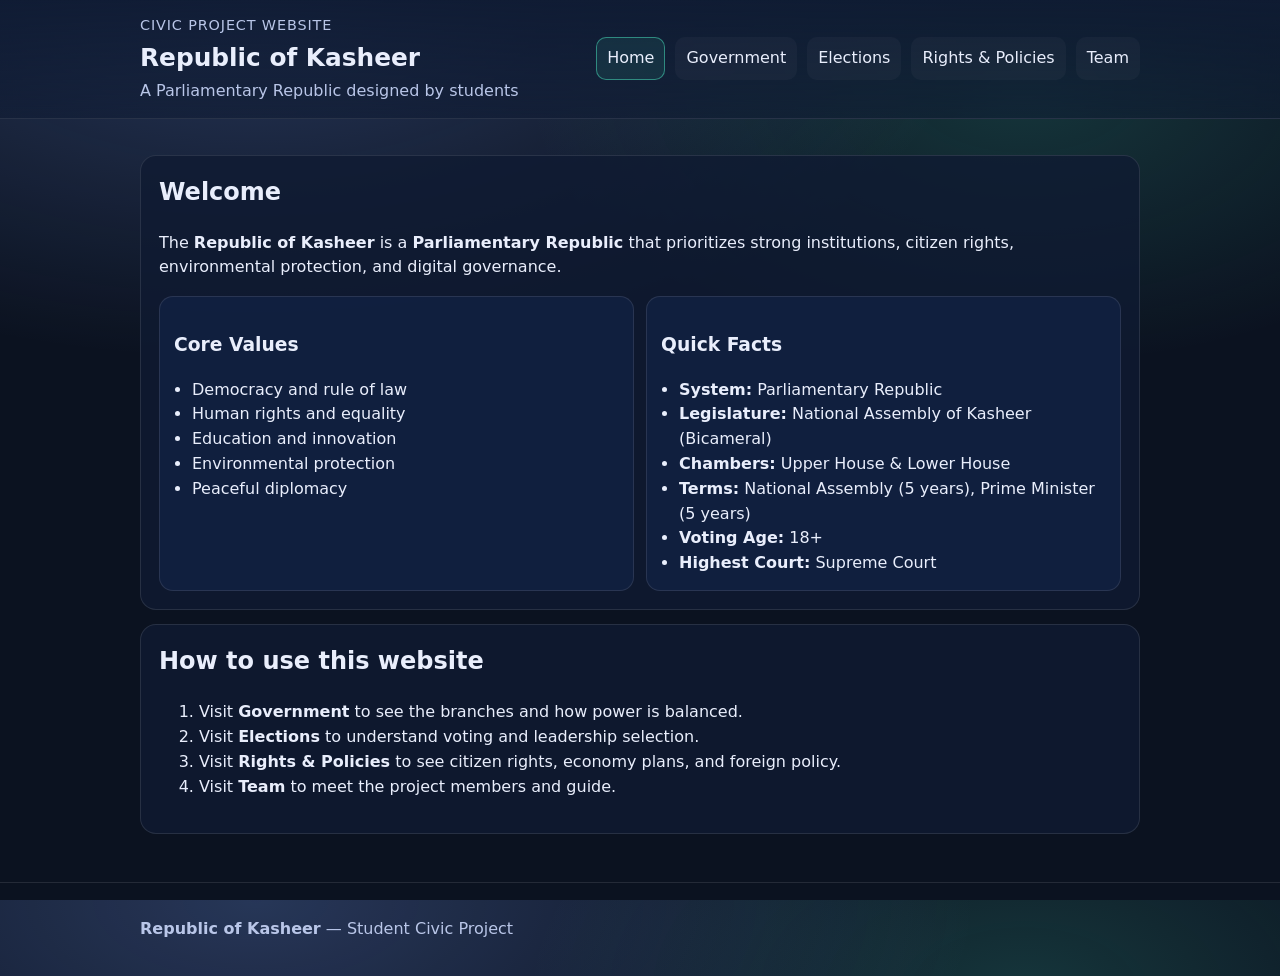
<file: index.html>
<!doctype html>
<html lang="en">
<head>
  <meta charset="utf-8" />
  <meta name="viewport" content="width=device-width, initial-scale=1" />
  <title>Republic of Kasheer</title>
  <link rel="stylesheet" href="styles.css" />
</head>
<body>
  <header class="site-header">
    <div class="container header-row">
      <div>
        <div class="kicker">Civic Project Website</div>
        <h1 class="site-title">Republic of Kasheer</h1>
        <p class="subtitle">A Parliamentary Republic designed by students</p>
      </div>
      <nav class="nav">
        <a class="active" href="index.html">Home</a>
        <a href="government.html">Government</a>
        <a href="elections.html">Elections</a>
        <a href="rights-policies.html">Rights & Policies</a>
        <a href="team.html">Team</a>
      </nav>
    </div>
  </header>

  <main class="container">
    <section class="card">
      <h2>Welcome</h2>
      <p>
        The <strong>Republic of Kasheer</strong> is a <strong>Parliamentary Republic</strong> that prioritizes
        strong institutions, citizen rights, environmental protection, and digital governance.
      </p>
      <div class="grid">
        <div class="panel">
          <h3>Core Values</h3>
          <ul class="clean">
            <li>Democracy and rule of law</li>
            <li>Human rights and equality</li>
            <li>Education and innovation</li>
            <li>Environmental protection</li>
            <li>Peaceful diplomacy</li>
          </ul>
        </div>
        <div class="panel">
          <h3>Quick Facts</h3>
          <ul class="clean">
            <li><strong>System:</strong> Parliamentary Republic</li>
            <li><strong>Legislature:</strong> National Assembly of Kasheer (Bicameral)</li>
            <li><strong>Chambers:</strong> Upper House & Lower House</li>
            <li><strong>Terms:</strong> National Assembly (5 years), Prime Minister (5 years)</li>
            <li><strong>Voting Age:</strong> 18+</li>
            <li><strong>Highest Court:</strong> Supreme Court</li>
          </ul>
        </div>
      </div>
    </section>

    <section class="card">
      <h2>How to use this website</h2>
      <ol>
        <li>Visit <strong>Government</strong> to see the branches and how power is balanced.</li>
        <li>Visit <strong>Elections</strong> to understand voting and leadership selection.</li>
        <li>Visit <strong>Rights & Policies</strong> to see citizen rights, economy plans, and foreign policy.</li>
        <li>Visit <strong>Team</strong> to meet the project members and guide.</li>
      </ol>
    </section>
  </main>

  <footer class="site-footer">
    <div class="container">
      <p><strong>Republic of Kasheer</strong> — Student Civic Project</p>
    </div>
  </footer>
</body>
</html>
</file>
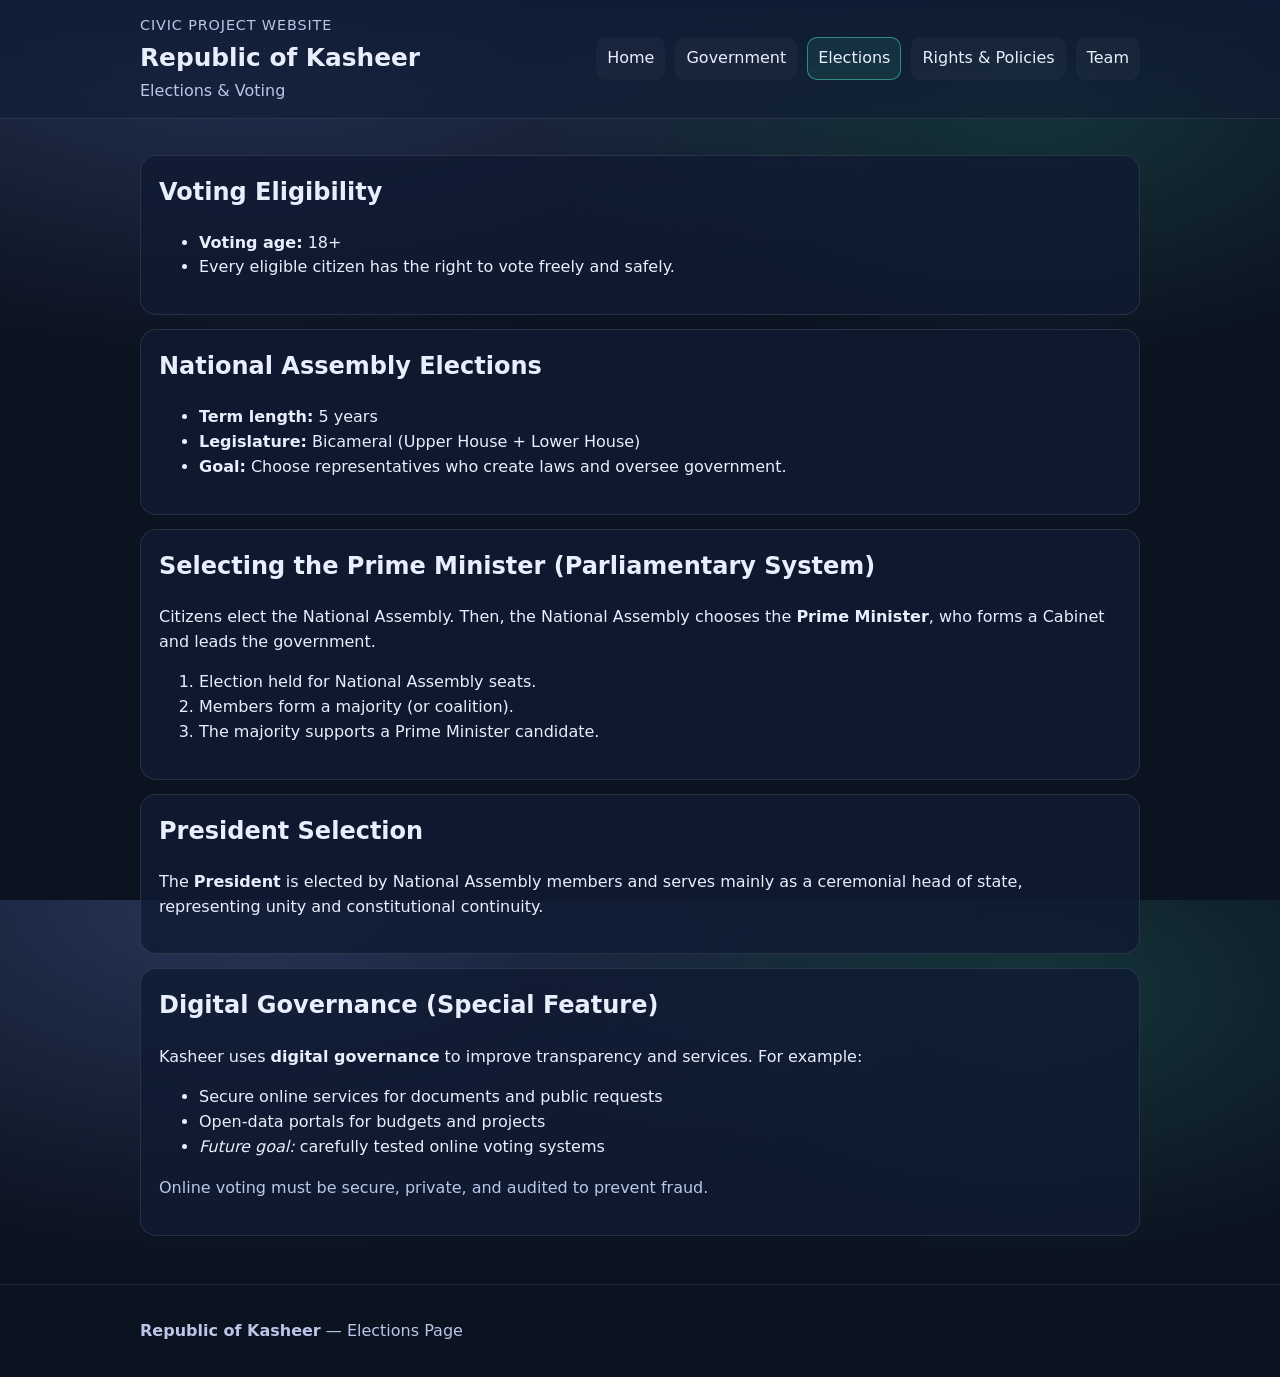
<file: elections.html>
<!doctype html>
<html lang="en">
<head>
  <meta charset="utf-8" />
  <meta name="viewport" content="width=device-width, initial-scale=1" />
  <title>Elections | Republic of Kasheer</title>
  <link rel="stylesheet" href="styles.css" />
</head>
<body>
  <header class="site-header">
    <div class="container header-row">
      <div>
        <div class="kicker">Civic Project Website</div>
        <h1 class="site-title">Republic of Kasheer</h1>
        <p class="subtitle">Elections & Voting</p>
      </div>
      <nav class="nav">
        <a href="index.html">Home</a>
        <a href="government.html">Government</a>
        <a class="active" href="elections.html">Elections</a>
        <a href="rights-policies.html">Rights & Policies</a>
        <a href="team.html">Team</a>
      </nav>
    </div>
  </header>

  <main class="container">
    <section class="card">
      <h2>Voting Eligibility</h2>
      <ul>
        <li><strong>Voting age:</strong> 18+</li>
        <li>Every eligible citizen has the right to vote freely and safely.</li>
      </ul>
    </section>

    <section class="card">
      <h2>National Assembly Elections</h2>
      <ul>
        <li><strong>Term length:</strong> 5 years</li>
        <li><strong>Legislature:</strong> Bicameral (Upper House + Lower House)</li>
        <li><strong>Goal:</strong> Choose representatives who create laws and oversee government.</li>
      </ul>
    </section>

    <section class="card">
      <h2>Selecting the Prime Minister (Parliamentary System)</h2>
      <p>
        Citizens elect the National Assembly. Then, the National Assembly chooses the <strong>Prime Minister</strong>,
        who forms a Cabinet and leads the government.
      </p>
      <ol>
        <li>Election held for National Assembly seats.</li>
        <li>Members form a majority (or coalition).</li>
        <li>The majority supports a Prime Minister candidate.</li>
      </ol>
    </section>

    <section class="card">
      <h2>President Selection</h2>
      <p>
        The <strong>President</strong> is elected by National Assembly members and serves mainly as a ceremonial head of state,
        representing unity and constitutional continuity.
      </p>
    </section>

    <section class="card">
      <h2>Digital Governance (Special Feature)</h2>
      <p>
        Kasheer uses <strong>digital governance</strong> to improve transparency and services. For example:
      </p>
      <ul>
        <li>Secure online services for documents and public requests</li>
        <li>Open-data portals for budgets and projects</li>
        <li><em>Future goal:</em> carefully tested online voting systems</li>
      </ul>
      <p class="note">
        Online voting must be secure, private, and audited to prevent fraud.
      </p>
    </section>
  </main>

  <footer class="site-footer">
    <div class="container">
      <p><strong>Republic of Kasheer</strong> — Elections Page</p>
    </div>
  </footer>
</body>
</html>
</file>
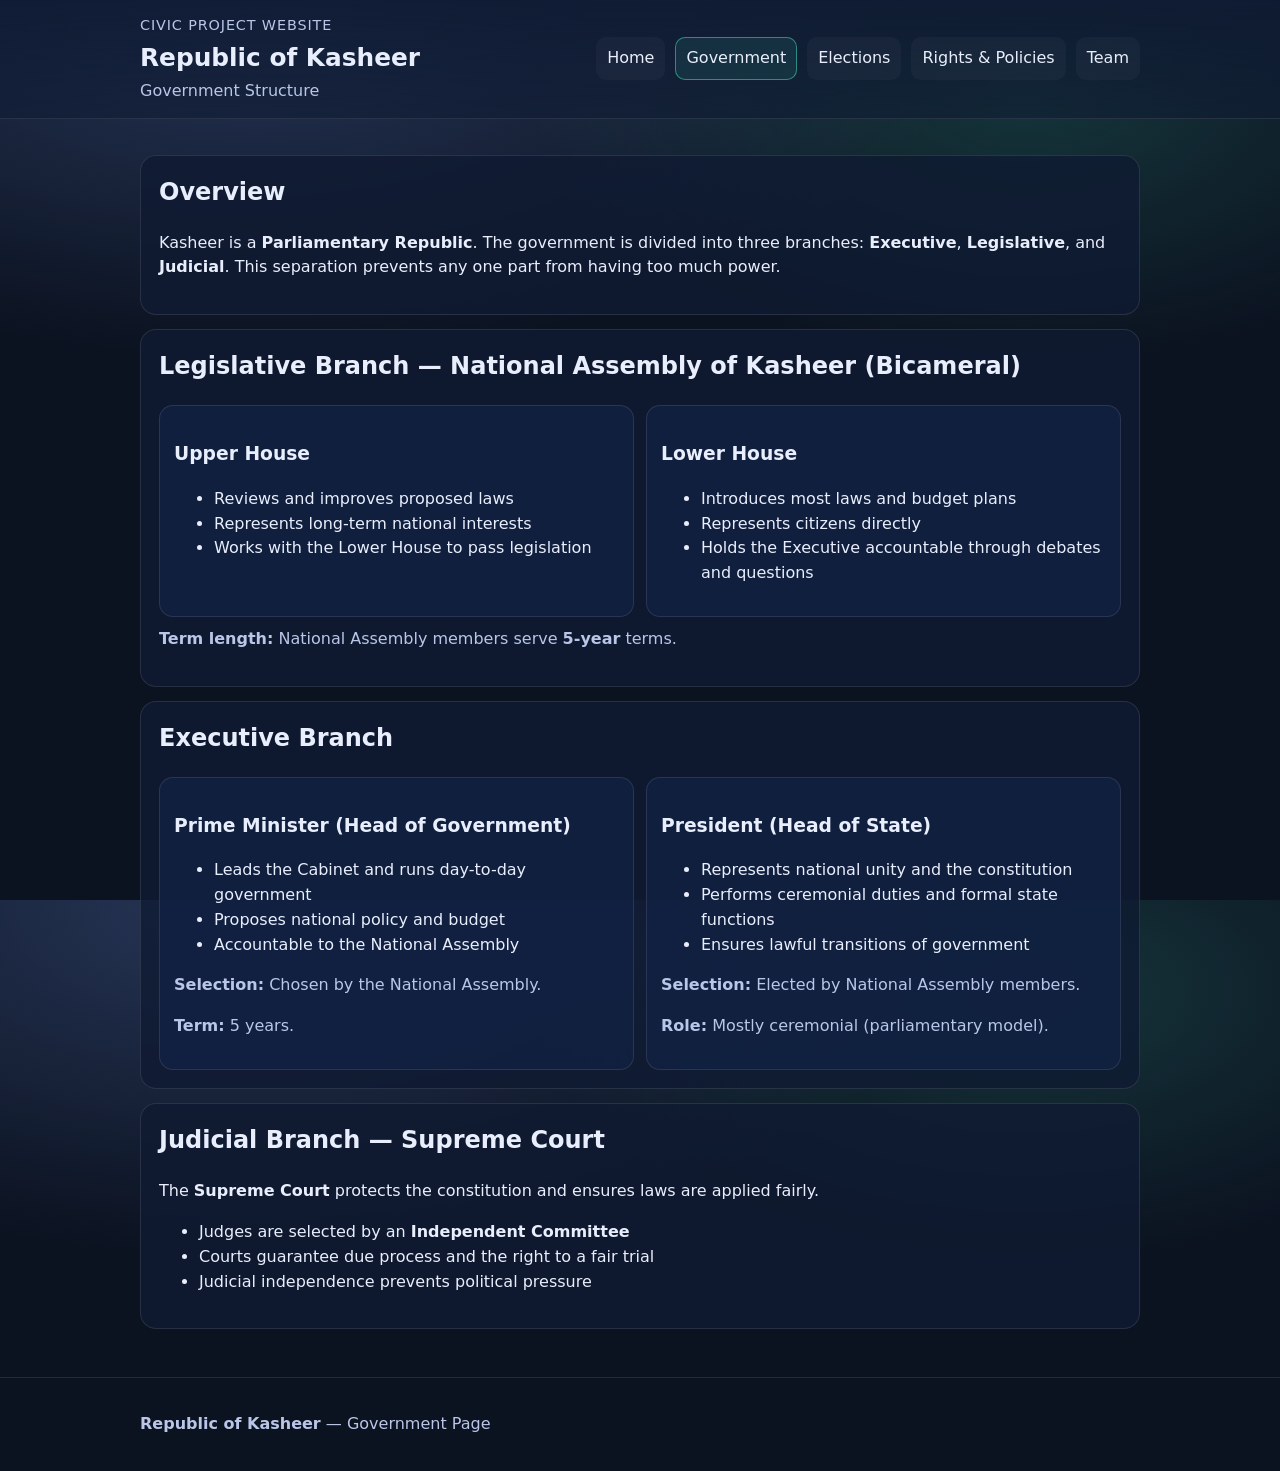
<file: government.html>
<!doctype html>
<html lang="en">
<head>
  <meta charset="utf-8" />
  <meta name="viewport" content="width=device-width, initial-scale=1" />
  <title>Government | Republic of Kasheer</title>
  <link rel="stylesheet" href="styles.css" />
</head>
<body>
  <header class="site-header">
    <div class="container header-row">
      <div>
        <div class="kicker">Civic Project Website</div>
        <h1 class="site-title">Republic of Kasheer</h1>
        <p class="subtitle">Government Structure</p>
      </div>
      <nav class="nav">
        <a href="index.html">Home</a>
        <a class="active" href="government.html">Government</a>
        <a href="elections.html">Elections</a>
        <a href="rights-policies.html">Rights & Policies</a>
        <a href="team.html">Team</a>
      </nav>
    </div>
  </header>

  <main class="container">
    <section class="card">
      <h2>Overview</h2>
      <p>
        Kasheer is a <strong>Parliamentary Republic</strong>. The government is divided into three branches:
        <strong>Executive</strong>, <strong>Legislative</strong>, and <strong>Judicial</strong>.
        This separation prevents any one part from having too much power.
      </p>
    </section>

    <section class="card">
      <h2>Legislative Branch — National Assembly of Kasheer (Bicameral)</h2>
      <div class="grid">
        <div class="panel">
          <h3>Upper House</h3>
          <ul>
            <li>Reviews and improves proposed laws</li>
            <li>Represents long-term national interests</li>
            <li>Works with the Lower House to pass legislation</li>
          </ul>
        </div>
        <div class="panel">
          <h3>Lower House</h3>
          <ul>
            <li>Introduces most laws and budget plans</li>
            <li>Represents citizens directly</li>
            <li>Holds the Executive accountable through debates and questions</li>
          </ul>
        </div>
      </div>
      <p class="note">
        <strong>Term length:</strong> National Assembly members serve <strong>5-year</strong> terms.
      </p>
    </section>

    <section class="card">
      <h2>Executive Branch</h2>
      <div class="grid">
        <div class="panel">
          <h3>Prime Minister (Head of Government)</h3>
          <ul>
            <li>Leads the Cabinet and runs day-to-day government</li>
            <li>Proposes national policy and budget</li>
            <li>Accountable to the National Assembly</li>
          </ul>
          <p class="note"><strong>Selection:</strong> Chosen by the National Assembly.</p>
          <p class="note"><strong>Term:</strong> 5 years.</p>
        </div>
        <div class="panel">
          <h3>President (Head of State)</h3>
          <ul>
            <li>Represents national unity and the constitution</li>
            <li>Performs ceremonial duties and formal state functions</li>
            <li>Ensures lawful transitions of government</li>
          </ul>
          <p class="note"><strong>Selection:</strong> Elected by National Assembly members.</p>
          <p class="note"><strong>Role:</strong> Mostly ceremonial (parliamentary model).</p>
        </div>
      </div>
    </section>

    <section class="card">
      <h2>Judicial Branch — Supreme Court</h2>
      <p>
        The <strong>Supreme Court</strong> protects the constitution and ensures laws are applied fairly.
      </p>
      <ul>
        <li>Judges are selected by an <strong>Independent Committee</strong></li>
        <li>Courts guarantee due process and the right to a fair trial</li>
        <li>Judicial independence prevents political pressure</li>
      </ul>
    </section>
  </main>

  <footer class="site-footer">
    <div class="container">
      <p><strong>Republic of Kasheer</strong> — Government Page</p>
    </div>
  </footer>
</body>
</html>
</file>
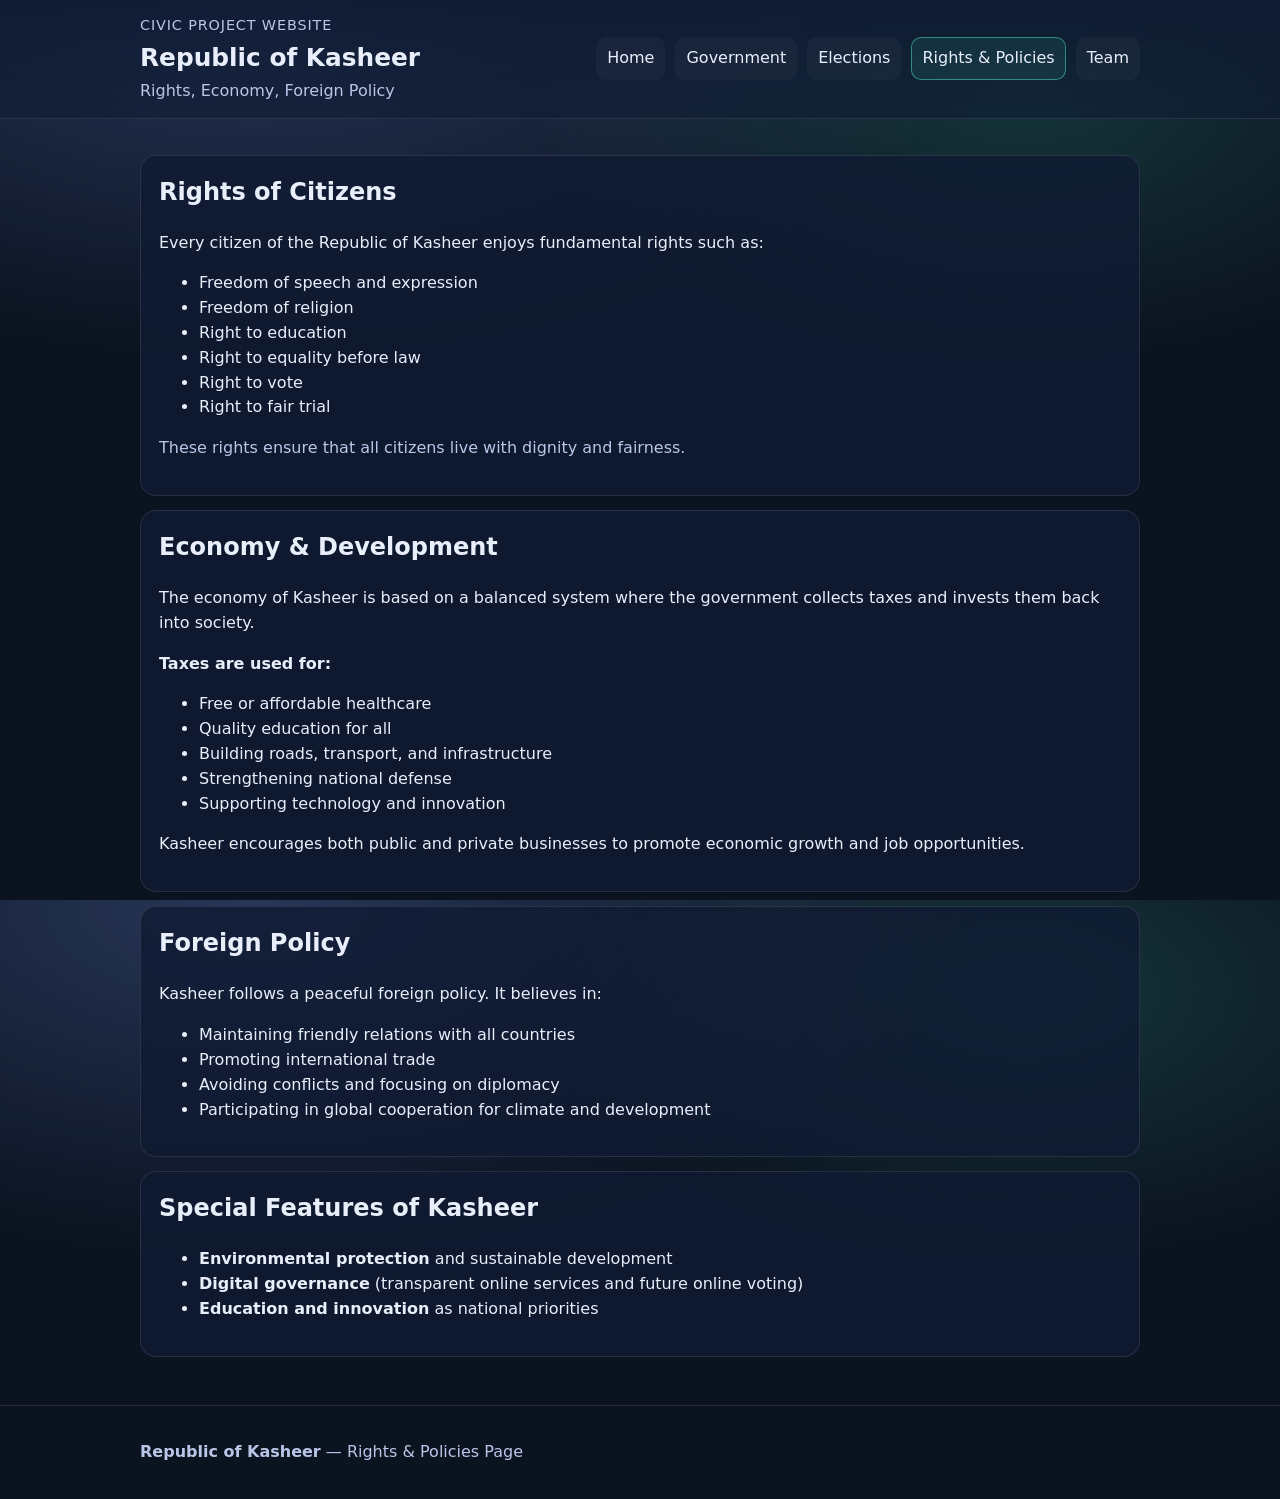
<file: rights-policies.html>
<!doctype html>
<html lang="en">
<head>
  <meta charset="utf-8" />
  <meta name="viewport" content="width=device-width, initial-scale=1" />
  <title>Rights & Policies | Republic of Kasheer</title>
  <link rel="stylesheet" href="styles.css" />
</head>
<body>
  <header class="site-header">
    <div class="container header-row">
      <div>
        <div class="kicker">Civic Project Website</div>
        <h1 class="site-title">Republic of Kasheer</h1>
        <p class="subtitle">Rights, Economy, Foreign Policy</p>
      </div>
      <nav class="nav">
        <a href="index.html">Home</a>
        <a href="government.html">Government</a>
        <a href="elections.html">Elections</a>
        <a class="active" href="rights-policies.html">Rights & Policies</a>
        <a href="team.html">Team</a>
      </nav>
    </div>
  </header>

  <main class="container">
    <section class="card">
      <h2>Rights of Citizens</h2>
      <p>Every citizen of the Republic of Kasheer enjoys fundamental rights such as:</p>
      <ul>
        <li>Freedom of speech and expression</li>
        <li>Freedom of religion</li>
        <li>Right to education</li>
        <li>Right to equality before law</li>
        <li>Right to vote</li>
        <li>Right to fair trial</li>
      </ul>
      <p class="note">
        These rights ensure that all citizens live with dignity and fairness.
      </p>
    </section>

    <section class="card">
      <h2>Economy & Development</h2>
      <p>
        The economy of Kasheer is based on a balanced system where the government collects taxes and invests them back into society.
      </p>
      <p><strong>Taxes are used for:</strong></p>
      <ul>
        <li>Free or affordable healthcare</li>
        <li>Quality education for all</li>
        <li>Building roads, transport, and infrastructure</li>
        <li>Strengthening national defense</li>
        <li>Supporting technology and innovation</li>
      </ul>
      <p>
        Kasheer encourages both public and private businesses to promote economic growth and job opportunities.
      </p>
    </section>

    <section class="card">
      <h2>Foreign Policy</h2>
      <p>Kasheer follows a peaceful foreign policy. It believes in:</p>
      <ul>
        <li>Maintaining friendly relations with all countries</li>
        <li>Promoting international trade</li>
        <li>Avoiding conflicts and focusing on diplomacy</li>
        <li>Participating in global cooperation for climate and development</li>
      </ul>
    </section>

    <section class="card">
      <h2>Special Features of Kasheer</h2>
      <ul>
        <li><strong>Environmental protection</strong> and sustainable development</li>
        <li><strong>Digital governance</strong> (transparent online services and future online voting)</li>
        <li><strong>Education and innovation</strong> as national priorities</li>
      </ul>
    </section>
  </main>

  <footer class="site-footer">
    <div class="container">
      <p><strong>Republic of Kasheer</strong> — Rights & Policies Page</p>
    </div>
  </footer>
</body>
</html>
</file>
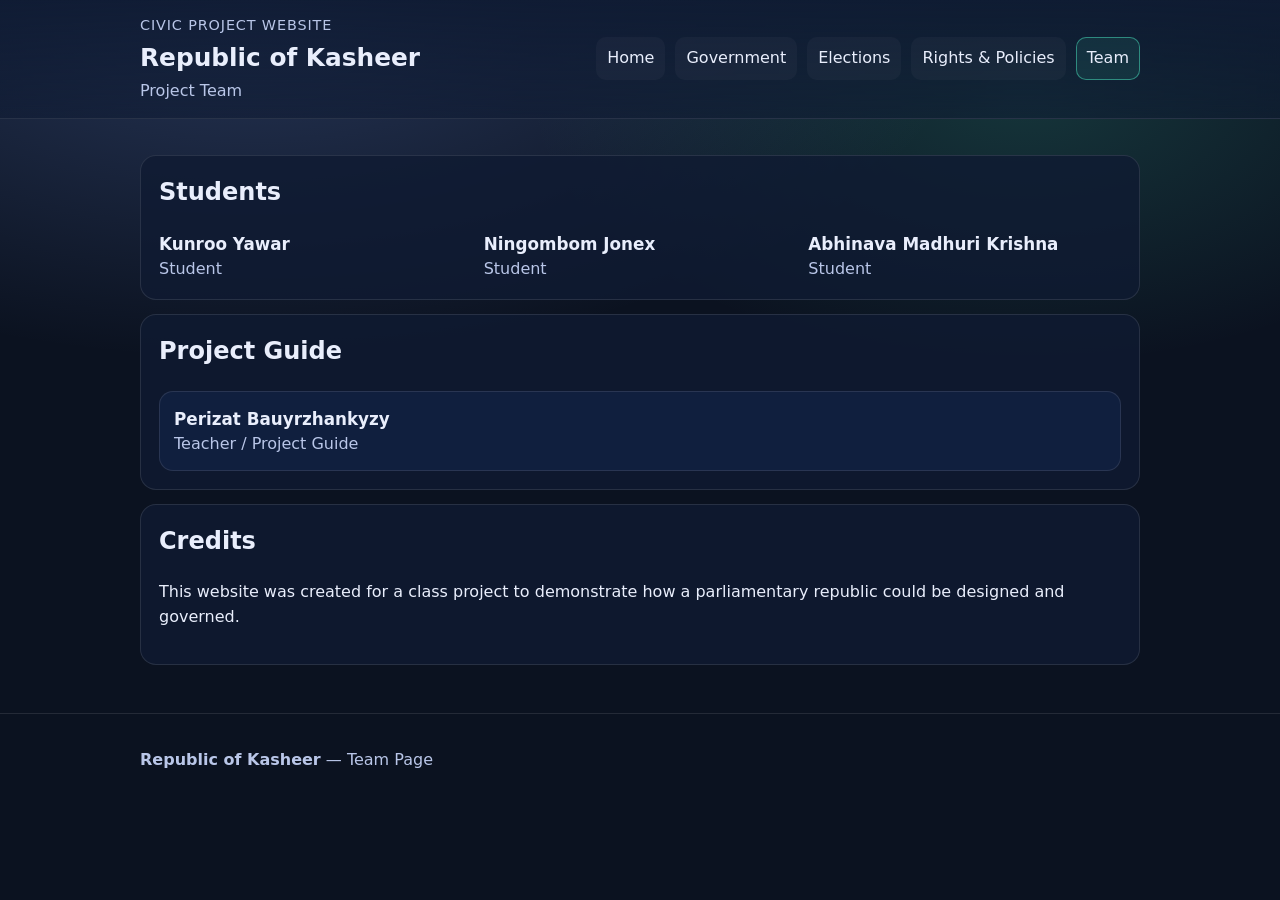
<file: team.html>
<!doctype html>
<html lang="en">
<head>
  <meta charset="utf-8" />
  <meta name="viewport" content="width=device-width, initial-scale=1" />
  <title>Team | Republic of Kasheer</title>
  <link rel="stylesheet" href="styles.css" />
</head>
<body>
  <header class="site-header">
    <div class="container header-row">
      <div>
        <div class="kicker">Civic Project Website</div>
        <h1 class="site-title">Republic of Kasheer</h1>
        <p class="subtitle">Project Team</p>
      </div>
      <nav class="nav">
        <a href="index.html">Home</a>
        <a href="government.html">Government</a>
        <a href="elections.html">Elections</a>
        <a href="rights-policies.html">Rights & Policies</a>
        <a class="active" href="team.html">Team</a>
      </nav>
    </div>
  </header>

  <main class="container">
    <section class="card">
      <h2>Students</h2>
      <ul class="team">
        <li>
          <div class="person">
            <div class="name">Kunroo Yawar</div>
            <div class="role">Student</div>
          </div>
        </li>
        <li>
          <div class="person">
            <div class="name">Ningombom Jonex</div>
            <div class="role">Student</div>
          </div>
        </li>
        <li>
          <div class="person">
            <div class="name">Abhinava Madhuri Krishna</div>
            <div class="role">Student</div>
          </div>
        </li>
      </ul>
    </section>

    <section class="card">
      <h2>Project Guide</h2>
      <div class="panel">
        <div class="person">
          <div class="name">Perizat Bauyrzhankyzy</div>
          <div class="role">Teacher / Project Guide</div>
        </div>
      </div>
    </section>

    <section class="card">
      <h2>Credits</h2>
      <p>
        This website was created for a class project to demonstrate how a parliamentary republic could be designed and governed.
      </p>
    </section>
  </main>

  <footer class="site-footer">
    <div class="container">
      <p><strong>Republic of Kasheer</strong> — Team Page</p>
    </div>
  </footer>
</body>
</html>
</file>
<file: styles.css>
:root{
  --bg:#0b1220;
  --card:#0f1b33;
  --panel:#122244;
  --text:#e9eefc;
  --muted:#b9c6e8;
  --accent:#7aa2ff;
  --accent2:#45d6b4;
  --border:rgba(255,255,255,.10);
}

*{ box-sizing:border-box; }
html,body{ height:100%; }
body{
  margin:0;
  font-family: system-ui, -apple-system, Segoe UI, Roboto, Arial, sans-serif;
  background:
    radial-gradient(1200px 600px at 20% 0%, rgba(122,162,255,.25), transparent 60%),
    radial-gradient(900px 500px at 80% 10%, rgba(69,214,180,.18), transparent 55%),
    var(--bg);
  color:var(--text);
  line-height:1.55;
}

.container{
  width:min(1000px, 92vw);
  margin:0 auto;
}

.site-header{
  border-bottom:1px solid var(--border);
  background: linear-gradient(to bottom, rgba(15,27,51,.92), rgba(15,27,51,.55));
  backdrop-filter: blur(10px);
  position: sticky;
  top:0;
  z-index:10;
}

.header-row{
  padding:14px 0;
  display:flex;
  align-items:center;
  justify-content:space-between;
  gap:16px;
  flex-wrap:wrap;
}

.kicker{
  color:var(--muted);
  font-size:.9rem;
  letter-spacing:.06em;
  text-transform:uppercase;
}

.site-title{
  margin:.15rem 0 .1rem;
  font-size:1.55rem;
}

.subtitle{
  margin:0;
  color:var(--muted);
}

.nav{
  display:flex;
  gap:10px;
  flex-wrap:wrap;
}

.nav a{
  color:var(--text);
  text-decoration:none;
  padding:8px 10px;
  border:1px solid transparent;
  border-radius:10px;
  background: rgba(255,255,255,.03);
}

.nav a:hover{
  border-color: rgba(122,162,255,.45);
}

.nav a.active{
  border-color: rgba(69,214,180,.55);
  background: rgba(69,214,180,.10);
}

main{ padding:22px 0 34px; }

.card{
  background: rgba(15,27,51,.80);
  border:1px solid var(--border);
  border-radius:16px;
  padding:18px 18px;
  margin:14px 0;
}

.card h2{ margin-top:0; }

.grid{
  display:grid;
  grid-template-columns: repeat(2, minmax(0, 1fr));
  gap:12px;
}

.panel{
  background: rgba(18,34,68,.75);
  border:1px solid var(--border);
  border-radius:14px;
  padding:14px;
}

.note{
  color: var(--muted);
  margin-top: 10px;
}

.clean{
  margin:0;
  padding-left:18px;
}

.team{
  list-style:none;
  padding:0;
  margin:0;
  display:grid;
  grid-template-columns: repeat(3, minmax(0, 1fr));
  gap:12px;
}

.person .name{
  font-weight:700;
  font-size:1.05rem;
}
.person .role{
  color:var(--muted);
}

.site-footer{
  border-top:1px solid var(--border);
  padding:18px 0;
  color:var(--muted);
}

@media (max-width: 800px){
  .grid{ grid-template-columns: 1fr; }
  .team{ grid-template-columns: 1fr; }
}
</file>
